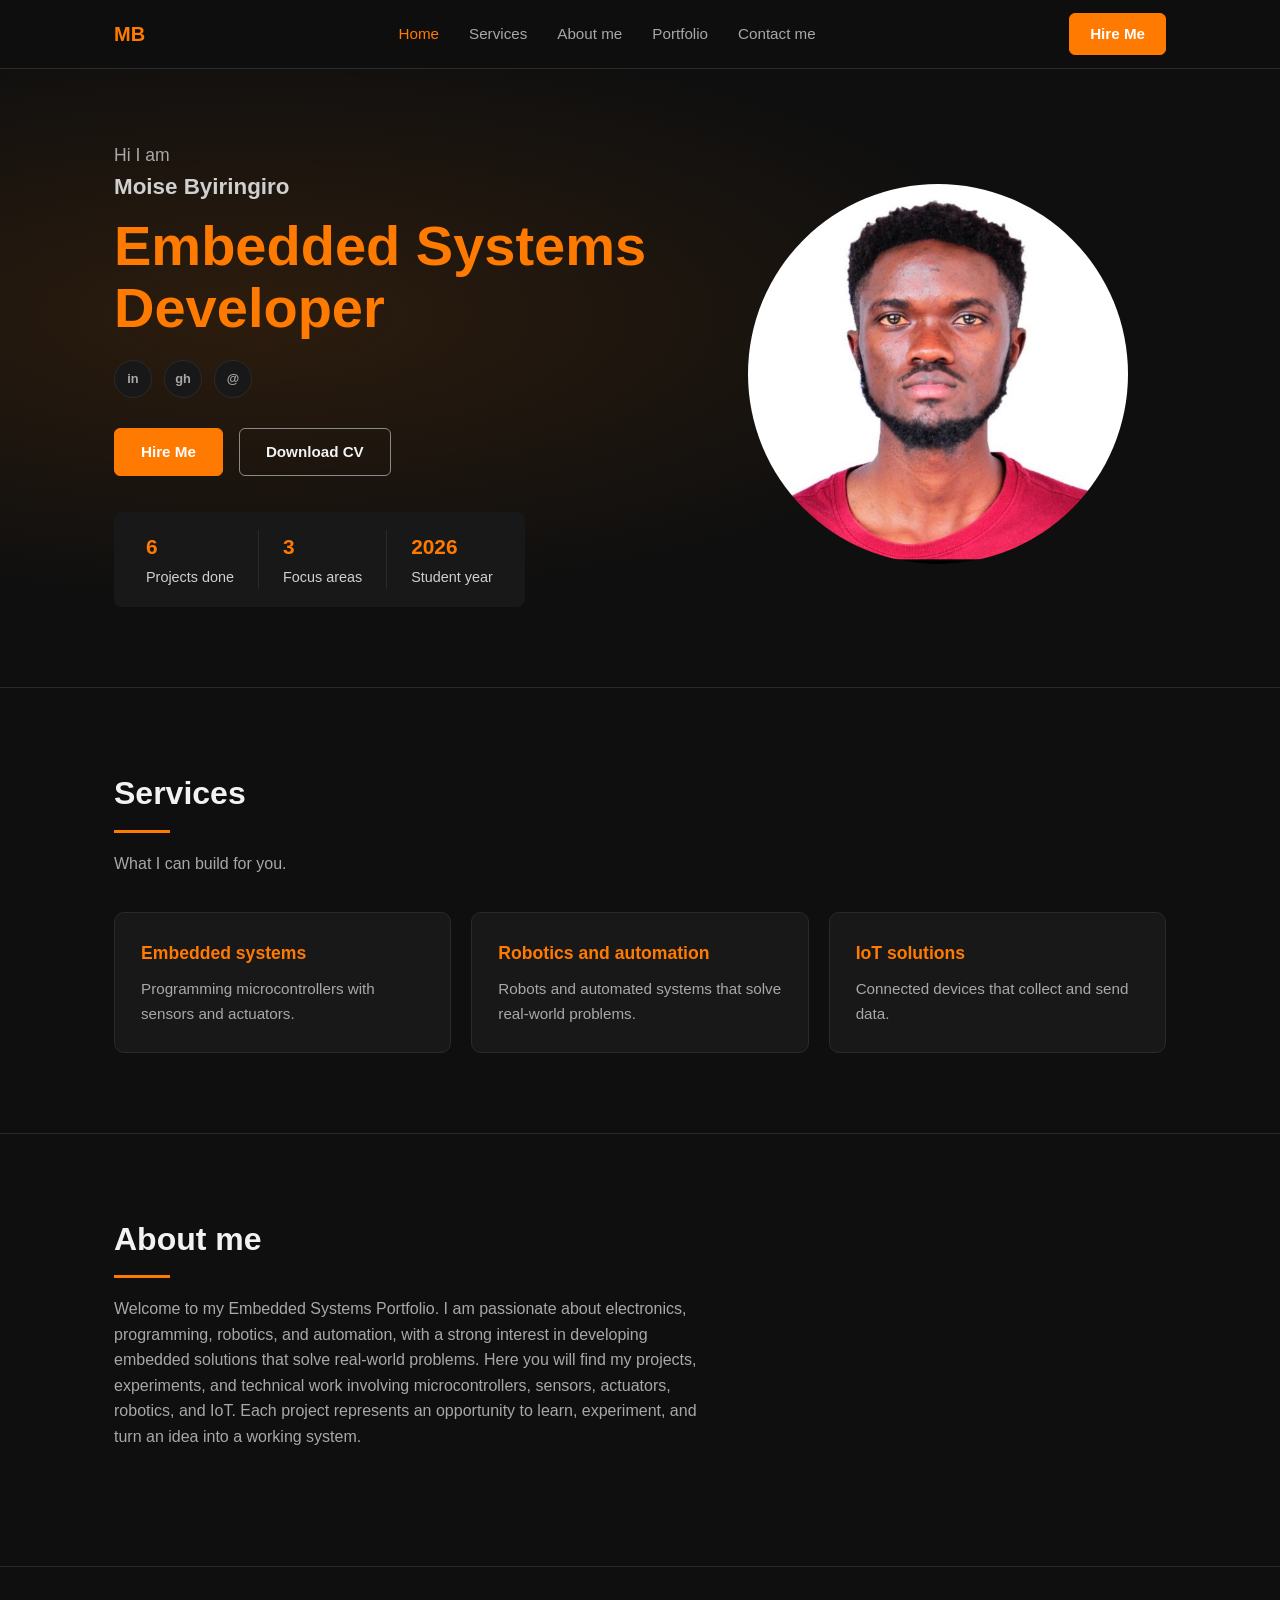
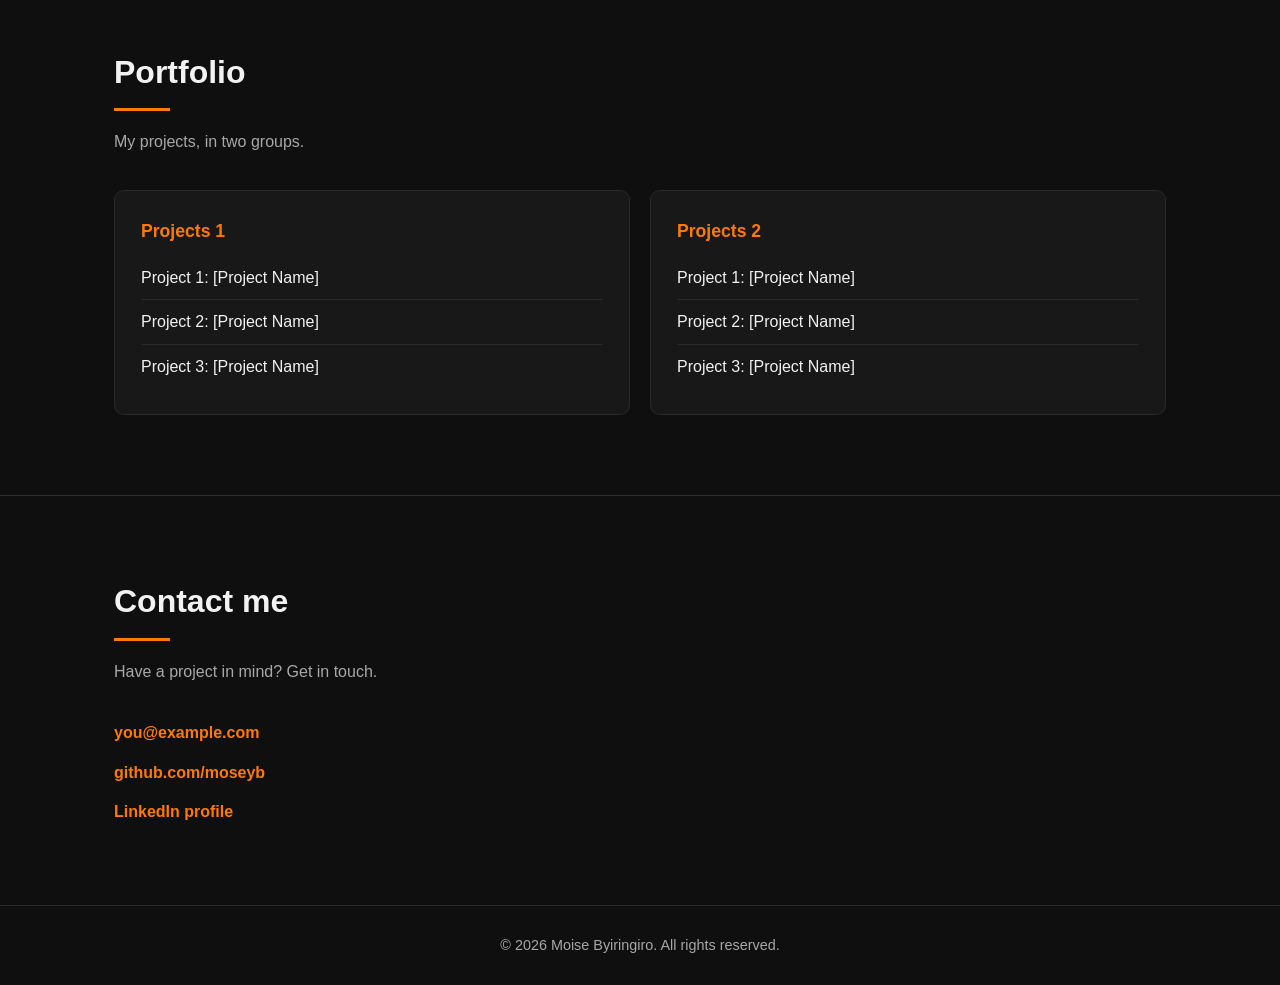
<file: index.html>
<!DOCTYPE html>
<html lang="en">
<head>
<meta charset="utf-8">
<meta name="viewport" content="width=device-width, initial-scale=1">
<title>My Portfolio: Moise Byiringiro</title>
<link rel="stylesheet" href="style.css">
</head>
<body>

<header>
  <div class="wrap bar">
    <a class="logo" id="logo" href="#home">MB</a>
    <nav aria-label="Main menu">
      <a id="nav-home" href="#home" class="active">Home</a>
      <a id="nav-services" href="#services">Services</a>
      <a id="nav-about" href="#about">About me</a>
      <a id="nav-portfolio" href="#portfolio">Portfolio</a>
      <a id="nav-contact" href="#contact">Contact me</a>
    </nav>
    <a id="btn-hire-top" class="btn small" href="#contact">Hire Me</a>
  </div>
</header>

<main>
  <section id="home">
    <div class="wrap hero">
      <div>
        <p class="hi">Hi I am</p>
        <p class="name">Moise Byiringiro</p>
        <h1>Embedded Systems Developer</h1>
        <div class="social">
          <a id="social-linkedin" href="https://www.linkedin.com/" target="_blank" rel="noopener" aria-label="LinkedIn">in</a>
          <a id="social-github" href="https://github.com/moseyb" target="_blank" rel="noopener" aria-label="GitHub">gh</a>
          <a id="social-email" href="mailto:you@example.com" aria-label="Email">@</a>
        </div>
        <div class="cta">
          <a id="btn-hire" class="btn" href="#contact">Hire Me</a>
          <a id="btn-cv" class="btn ghost" href="cv.pdf" download>Download CV</a>
        </div>
        <div class="stats">
          <div class="stat"><b>6</b><span>Projects done</span></div>
          <div class="stat"><b>3</b><span>Focus areas</span></div>
          <div class="stat"><b>2026</b><span>Student year</span></div>
        </div>
      </div>
      <div class="photo">
        <span class="initials">MB</span>
        <img src="image/project1.jpeg" alt="Profile Image" onerror="this.remove()">
      </div>
    </div>
  </section>

  <section id="services" class="block">
    <div class="wrap">
      <h2>Services</h2>
      <p class="lead">What I can build for you.</p>
      <div class="grid">
        <div class="card"><h3>Embedded systems</h3><p>Programming microcontrollers with sensors and actuators.</p></div>
        <div class="card"><h3>Robotics and automation</h3><p>Robots and automated systems that solve real-world problems.</p></div>
        <div class="card"><h3>IoT solutions</h3><p>Connected devices that collect and send data.</p></div>
      </div>
    </div>
  </section>

  <section id="about" class="block">
    <div class="wrap">
      <h2>About me</h2>
      <p class="lead">Welcome to my Embedded Systems Portfolio. I am passionate about electronics, programming, robotics, and automation, with a strong interest in developing embedded solutions that solve real-world problems. Here you will find my projects, experiments, and technical work involving microcontrollers, sensors, actuators, robotics, and IoT. Each project represents an opportunity to learn, experiment, and turn an idea into a working system.</p>
    </div>
  </section>

  <section id="portfolio" class="block">
    <div class="wrap">
      <h2>Portfolio</h2>
      <p class="lead">My projects, in two groups.</p>
      <div class="grid">
        <div class="card" id="projects-1">
          <h3>Projects 1</h3>
          <ul>
            <li><a id="project-1" href="project1.html">Project 1: [Project Name]</a></li>
            <li><a id="project-2" href="project2.html">Project 2: [Project Name]</a></li>
            <li><a id="project-3" href="project3.html">Project 3: [Project Name]</a></li>
          </ul>
        </div>
        <div class="card" id="projects-2">
          <h3>Projects 2</h3>
          <ul>
            <li><a id="project-4" href="project1.html">Project 1: [Project Name]</a></li>
            <li><a id="project-5" href="project2.html">Project 2: [Project Name]</a></li>
            <li><a id="project-6" href="project3.html">Project 3: [Project Name]</a></li>
          </ul>
        </div>
      </div>
    </div>
  </section>

  <section id="contact" class="block">
    <div class="wrap">
      <h2>Contact me</h2>
      <p class="lead">Have a project in mind? Get in touch.</p>
      <div class="contact-list">
        <a id="contact-email" href="mailto:you@example.com">you@example.com</a>
        <a id="contact-github" href="https://github.com/moseyb" target="_blank" rel="noopener">github.com/moseyb</a>
        <a id="contact-linkedin" href="https://www.linkedin.com/" target="_blank" rel="noopener">LinkedIn profile</a>
      </div>
    </div>
  </section>
</main>

<footer>&copy; 2026 Moise Byiringiro. All rights reserved.</footer>

<script>
const links=document.querySelectorAll('nav a');
const io=new IntersectionObserver(es=>{es.forEach(e=>{if(e.isIntersecting){links.forEach(a=>a.classList.toggle('active',a.getAttribute('href')==='#'+e.target.id))}})},{rootMargin:'-40% 0px -55% 0px'});
links.forEach(a=>{const el=document.getElementById(a.getAttribute('href').slice(1));if(el)io.observe(el)});
</script>
</body>
</html>
</file>
<file: style.css>
:root{--bg:#0f0f0f;--panel:#181818;--line:#2a2a2a;--text:#f2f2f2;--muted:#a8a8a8;--accent:#ff7a00;--accent-2:#ff9a3d;
--font:"Lato","Segoe UI",Roboto,Helvetica,Arial,sans-serif}
*{box-sizing:border-box;margin:0;padding:0}
html{scroll-behavior:smooth;scroll-padding-top:80px}
body{background:var(--bg);color:var(--text);font-family:var(--font);line-height:1.6}
a{color:inherit;text-decoration:none}
:focus-visible{outline:2px solid var(--accent);outline-offset:3px}
.wrap{max-width:1100px;margin:0 auto;padding:0 24px}
header{position:sticky;top:0;z-index:10;background:rgba(15,15,15,.92);backdrop-filter:blur(8px);border-bottom:1px solid var(--line)}
.bar{display:flex;align-items:center;justify-content:space-between;height:68px}
.logo{font-weight:800;font-size:1.25rem;color:var(--accent)}
nav{display:flex;gap:30px}
nav a{color:var(--muted);font-size:.95rem;padding:4px 0}
nav a:hover,nav a.active{color:var(--accent)}
.btn{display:inline-block;padding:11px 26px;border-radius:6px;font-weight:700;font-size:.95rem;border:1.5px solid var(--accent);background:var(--accent);color:#fff;cursor:pointer;transition:background .2s}
.btn:hover{background:var(--accent-2)}
.btn.ghost{background:transparent;border-color:#8a8a8a;color:var(--text)}
.btn.ghost:hover{border-color:var(--accent);color:var(--accent)}
.btn.small{padding:8px 20px}
#home{padding:72px 0 80px;background:radial-gradient(ellipse at 20% 40%,rgba(255,122,0,.12),transparent 55%)}
.hero{display:grid;grid-template-columns:1.1fr .9fr;gap:40px;align-items:center}
.hi{color:var(--muted);font-size:1.1rem}
.name{font-size:1.4rem;font-weight:700;color:#d0d0d0;margin-bottom:10px}
h1{font-size:clamp(2.2rem,5.5vw,3.5rem);line-height:1.1;color:var(--accent);margin-bottom:22px}
.social{display:flex;gap:12px;margin-bottom:30px}
.social a{width:38px;height:38px;border-radius:50%;border:1px solid var(--line);background:var(--panel);display:grid;place-items:center;font-size:.8rem;font-weight:700;color:var(--muted)}
.social a:hover{color:var(--accent);border-color:var(--accent)}
.cta{display:flex;gap:16px;flex-wrap:wrap;margin-bottom:36px}
.stats{display:inline-flex;background:var(--panel);border-radius:8px;padding:18px 8px}
.stat{padding:0 24px;border-left:1px solid var(--line)}
.stat:first-child{border-left:0}
.stat b{display:block;color:var(--accent);font-size:1.3rem}
.stat span{font-size:.9rem;color:#d0d0d0}
.photo{justify-self:center;width:min(380px,80vw);aspect-ratio:1;border-radius:50%;background:#1f1f1f;display:grid;place-items:center;overflow:hidden;position:relative}
.photo img{position:absolute;inset:0;width:100%;height:100%;object-fit:cover}
.photo .initials{font-size:5rem;font-weight:800;color:#3a3a3a}
section.block{padding:80px 0;border-top:1px solid var(--line)}
h2{font-size:2rem;margin-bottom:8px}
h2::after{content:"";display:block;width:56px;height:3px;background:var(--accent);margin-top:10px}
.lead{color:var(--muted);max-width:68ch;margin:18px 0 36px}
.grid{display:grid;grid-template-columns:repeat(auto-fit,minmax(260px,1fr));gap:20px}
.card{background:var(--panel);border:1px solid var(--line);border-radius:10px;padding:26px}
.card h3{color:var(--accent);margin-bottom:10px;font-size:1.1rem}
.card p{color:var(--muted);font-size:.95rem}
.card ul{list-style:none}
.card li{padding:9px 0;border-bottom:1px solid var(--line)}
.card li:last-child{border-bottom:0}
.card li a{color:var(--text)}
.card li a:hover{color:var(--accent)}
.contact-list{display:grid;gap:14px}
.contact-list a{color:var(--accent);font-weight:700}
.contact-list a:hover{text-decoration:underline}
footer{border-top:1px solid var(--line);padding:28px 0;text-align:center;color:var(--muted);font-size:.9rem}
@media (max-width:820px){nav{display:none}.hero{grid-template-columns:1fr}.photo{order:-1;width:min(260px,70vw)}.stat{padding:0 14px}}
@media (prefers-reduced-motion:reduce){html{scroll-behavior:auto}}
</file>
